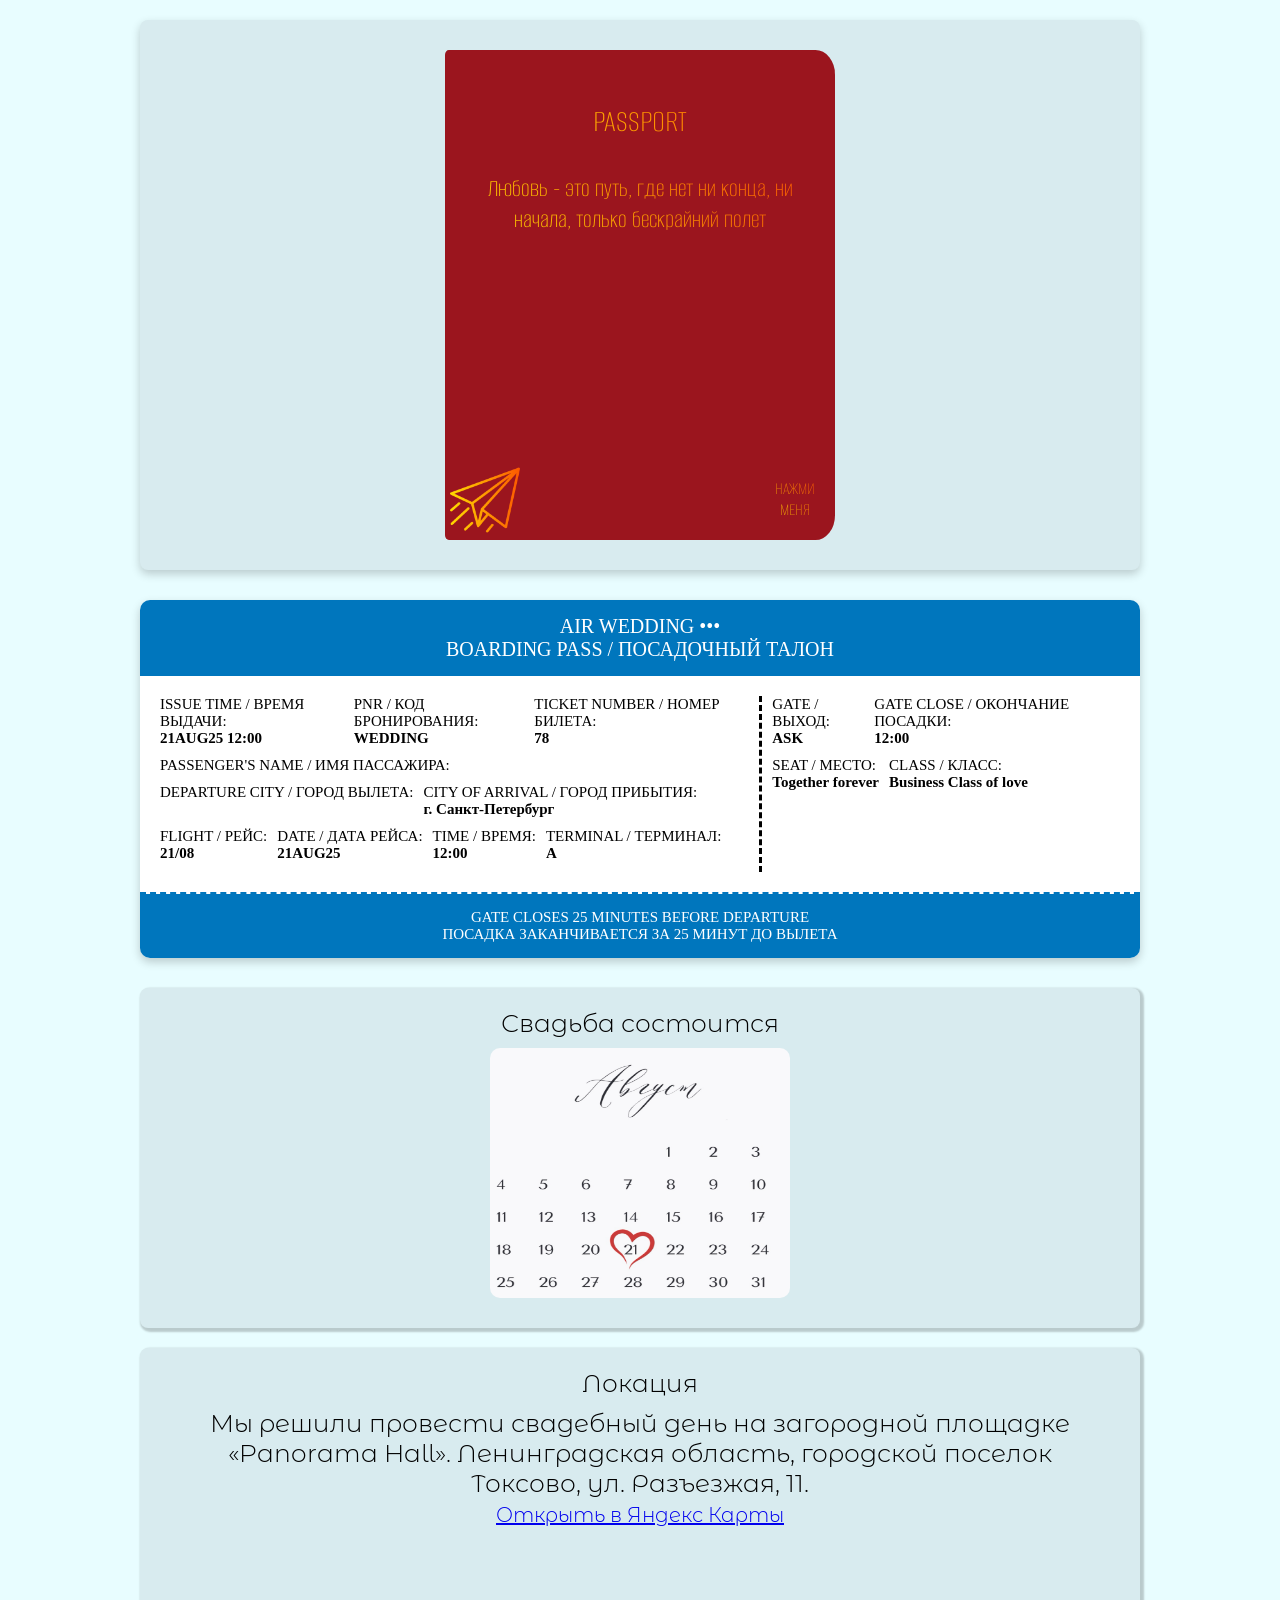
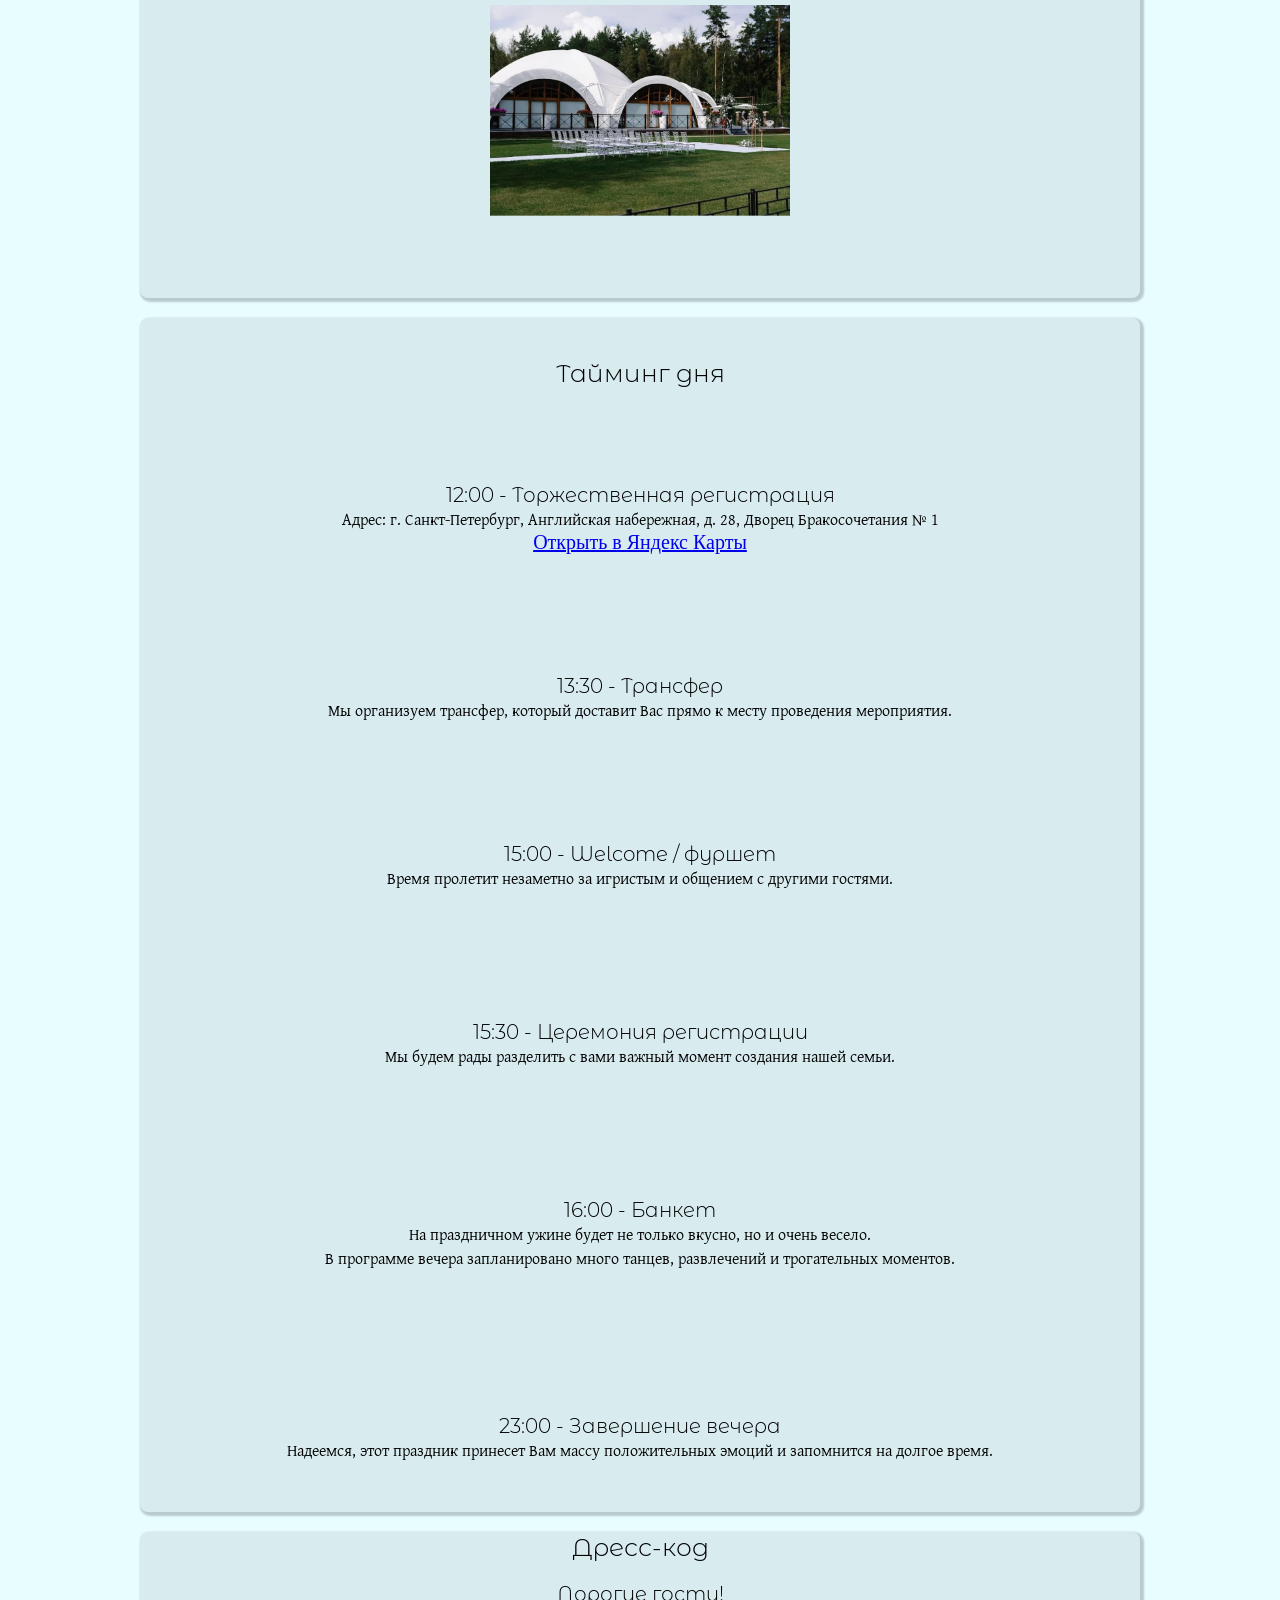
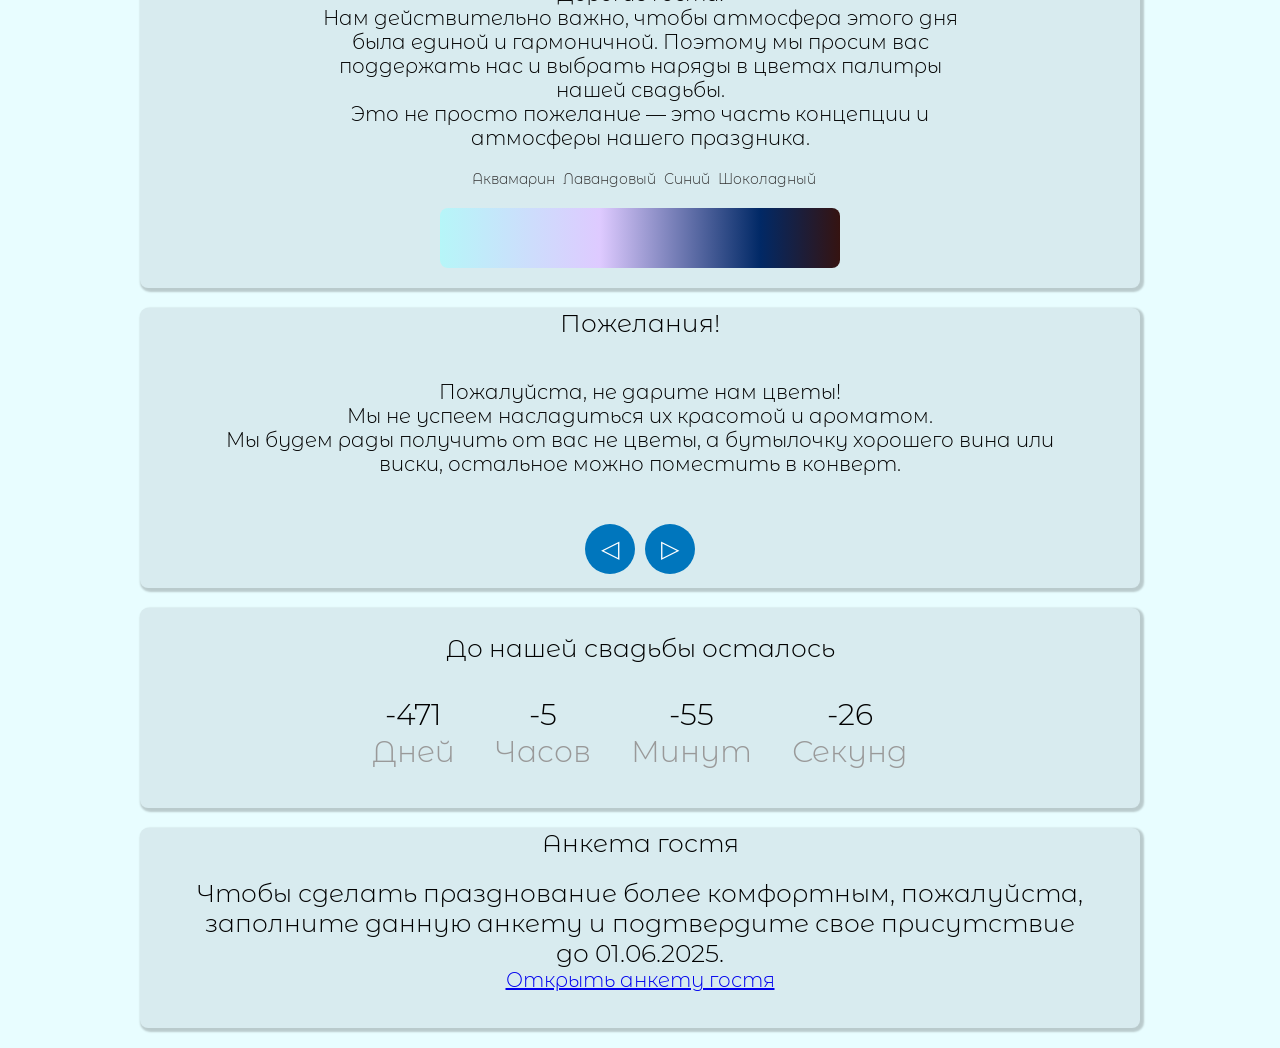
<file: index.html>
<!DOCTYPE html>
<html lang="en">
<head>
    <meta charset="UTF-8">
    <meta name="viewport" content="width=device-width, initial-scale=1.0">
    <link rel="stylesheet" type="text/css" href="css/ticket.css">
    <link rel="stylesheet" type="text/css" href="css/passport.css">
    <title>Авиабилет</title>
</head>
<body>
    <div class="container">
        <div class="block-passport">
                <div class="passport-container">
                    <div class="passport-front">
                        <div class="block-text">
                            <p class="front-title">Passport</p>
                            <p class="text-front">Любовь - это путь, где нет ни конца, ни начала, только бескрайний полет</p>
                            <img class="plane-fly" src="images/icon-paper-plane.png" alt="Золотой самолетик">
                            <div class="click">Нажми<br> меня</div>
                        </div>
                    </div>
                    <div class="passport-inner">
                        <div class="passport-left">
                            <img class="visa-izhevsk" src="images/visa-izhevsk.jpg" alt="Штамп Ижевск">
                            <img class="visa-kazan" src="images/visa-kazan.jpg" alt="Штамп Казань">
                            <img class="visa-moscow" src="images/visa-moscow.jpg" alt="Штамп Москва">
                            <img class="visa-peterburg" src="images/visa-peterburg.jpg" alt="Штамп СПб">
                            <img class="visa-sochi" src="images/visa-sochi.jpg" alt="Штамп Сочи">
                            <img class="visa" src="images/visa.png" alt="Штамп">
                        </div>
                        <div class="passport-right">
                            <div class="passport-title">
                                <div class="first-line">
                                    <div class="type">
                                        <div class="title">Тип/Type</div>
                                        <div class="desc">P</div>
                                    </div>
                                    <div class="code">
                                        <div class="title">Код государства/<br>Code of State</div>
                                        <div class="desc">Love</div>
                                    </div>
                                    <div class="no">
                                        <div class="title">Номер паспорта/<br>Passport No.</div>
                                        <div class="desc">78 21082025</div>
                                    </div>
                                </div>
                            </div>
                            <div class="passport-data">
                                <div class="passport-photo">
                                    <img src="images/bride_groom.png" alt="Фото пары">
                                </div>
                                <div class="passport-body">
                                    <div class="line">
                                        <div class="surname">
                                            <div class="title">Фамилия/Surname</div>
                                            <div class="desc">Паршенков/Parshenkov<br>Зуева/Zueva</div>
                                        </div>
                                    </div>
                                    <div class="line">
                                        <div class="name">
                                            <div class="title">Имя/Name</div>
                                            <div class="desc">Артем & Валерия<br>Artem & Valeriia</div>
                                        </div>
                                    </div>
                                    <div class="line">
                                        <div class="nationality">
                                            <div class="title">Гражданство/Nationality</div>
                                            <div class="desc">Future Newlyweds</div>
                                        </div>
                                    </div>
                                    <div class="line">
                                        <div class="date-birth">
                                            <div class="title">Дата Рождения/Date of birth</div>
                                            <div class="desc">01.04.2023</div>
                                        </div>
                                    </div>
                                    <div class="line">
                                        <div class="place-birth">
                                            <div class="title">Место рождения/Place of birth</div>
                                            <div class="desc">Saint-Petersburg & Izhevsk</div>
                                        </div>
                                    </div>
                                    <div class="line">
                                        <div class="wedding-date">
                                            <div class="title">Дата свадьбы/Wedding date</div>
                                            <div class="desc">21.08.2025</div>
                                        </div>
                                    </div>
                                </div>
                            </div>
                        </div>
                    </div>
                </div>
        </div>
        <div class="block-ticket">
            <div class="ticket-header">
                <div class="logo">AIR WEDDING <span class="dots">•••</span></div>
                <div class="boarding-pass">BOARDING PASS / ПОСАДОЧНЫЙ ТАЛОН</div>
            </div>
            <div class="ticket-body">
                <div class="left-section">
                    <div class="flight-info">
                        <div>ISSUE TIME / ВРЕМЯ ВЫДАЧИ:<br><strong>21AUG25 12:00</strong></div>
                        <div>PNR / КОД БРОНИРОВАНИЯ:<br><strong>WEDDING</strong></div>
                        <div>TICKET NUMBER / НОМЕР БИЛЕТА:<br><strong>78</strong></div>
                    </div>
                    <div class="passenger-info">
                        <div>PASSENGER'S NAME / ИМЯ ПАССАЖИРА:<br><strong><span id="passenger-name"></strong></div>
                    </div>
                    <div class="route-info">
                        <div>DEPARTURE CITY / ГОРОД ВЫЛЕТА:<br><strong><span id="passenger-city"></span></strong></div>
                        <div>CITY OF ARRIVAL / ГОРОД ПРИБЫТИЯ:<br><strong>г. Санкт-Петербург</strong></div>
                    </div>
                    <div class="flight-details">
                        <div>FLIGHT / РЕЙС:<br><strong>21/08</strong></div>
                        <div>DATE / ДАТА РЕЙСА:<br><strong>21AUG25</strong></div>
                        <div>TIME / ВРЕМЯ:<br><strong>12:00</strong></div>
                        <div>TERMINAL / ТЕРМИНАЛ:<br><strong>A</strong></div>
                    </div>
                </div>
                <div class="right-section">
                    <div class="boarding-gate">
                        <div>GATE / ВЫХОД:<br><strong>ASK</strong></div>
                        <div>GATE CLOSE / ОКОНЧАНИЕ ПОСАДКИ:<br><strong>12:00</strong></div>
                    </div>
                    <div class="seat-info">
                        <div>SEAT / МЕСТО:<br><strong>Together forever</strong></div>
                        <div>CLASS / КЛАСС:<br><strong>Business Class of love</strong> </div>
                    </div>
                </div>
            </div>
            <div class="ticket-footer">
                GATE CLOSES 25 MINUTES BEFORE DEPARTURE<br>
                ПОСАДКА ЗАКАНЧИВАЕТСЯ ЗА 25 МИНУТ ДО ВЫЛЕТА
            </div>
        </div>
        <div class="block-calendar">
            <div class="calendar">
                <div class="title-calendar">Свадьба состоится</div>
                <div class="calendar-body"><img src="images/calendar.png" alt="Календарь"></div>
            </div>
        </div>
        <div class="block-location">
            <div class="location">
                <div class="title-location">Локация</div>
                <div class="desc-location">Мы решили провести свадебный день на загородной площадке «Panorama Hall».
                    Ленинградская область, городской поселок Токсово, ул. Разъезжая, 11.
                    <br><a href="https://yandex.ru/maps/-/CHR2v8I3">Открыть в Яндекс Карты</a>
                </div>
                <img src="images/location.png" alt="Площадка">
            </div>
        </div>
        <div class="block-time">
            <div class="info">
                <div class="title-time">Тайминг дня</div>
                <div class="registry-info">
                    <img src="images/ring.png" alt="Кольцо">
                    <div class="time-registry">12:00 - Торжественная регистрация</div>
                    <div class="desc-registry">Адрес: г. Санкт-Петербург, Английская набережная, д. 28, Дворец Бракосочетания № 1 </div>
                    <a href="https://yandex.ru/maps/org/dvorets_brakosochetaniya_1/1311913400?si=29yczydrdzwpymh5b0pmktyyw4">Открыть в Яндекс Карты</a>
                </div>
                <div class="transfer-info">
                    <img src="images/bus.png" alt="Автобус">
                    <div class="time-transfer">13:30 - Трансфер</div>
                    <div class="desc-transfer">Мы организуем трансфер, который доставит Вас прямо к месту проведения мероприятия. </div>
                </div>
                <div class="welcome-info">
                    <img src="images/buffet.png" alt="Коктейль">
                    <div class="time-welcome">15:00 - Welcome / фуршет</div>
                    <div class="desc-welcome">Время пролетит незаметно за игристым и общением с другими гостями.</div>
                </div>
                <div class="ceremony-info">
                    <img src="images/ceremony.png" alt="Жених и невеста">
                    <div class="time-ceremony">15:30 - Церемония регистрации</div>
                    <div class="desc-ceremony">Мы будем рады разделить с вами важный момент создания нашей семьи.</div>
                </div>
                <div class="banquet-info">
                    <img src="images/banquet.png" alt="Кусок торта">
                    <div class="time-banquet">16:00 - Банкет</div>
                    <div class="desc-banquet">На праздничном ужине будет не только вкусно, но и очень весело. <br>
                        В программе вечера запланировано много танцев, развлечений и трогательных моментов. </div>
                </div>
                <div class="end-info">
                    <img src="images/end.png" alt="Хлопушка">
                    <div class="time-end">23:00 - Завершение вечера</div>
                    <div class="desc-end">Надеемся, этот праздник принесет Вам массу положительных эмоций и запомнится на долгое время. </div>
                </div>
            </div>
        </div>
        <div class="block-dresscode">
            <div class="dresscode">
                <div class="title-dresscode">Дресс-код</div>
                <div class="text">
                    Дорогие гости! 
                    <br>Нам действительно важно, чтобы атмосфера этого дня была единой и гармоничной. 
                    Поэтому мы просим вас поддержать нас и выбрать наряды в цветах палитры нашей свадьбы. 
                    <br>Это не просто пожелание — это часть концепции и атмосферы нашего праздника. 
                </div>
                <div class="color-labels">
                    <div>Аквамарин</div>
                    <div>Лавандовый</div>
                    <div>Синий</div>
                    <div>Шоколадный</div>
                </div>
                <div class="color"></div>
            </div>
        </div>
        <div class="block-wishes">
            <div class="title-wishes">Пожелания!</div>
            <div class="wishes">
                <div class="wish">
                    Пожалуйста, не дарите нам цветы! 
                    <br>Мы не успеем насладиться их красотой и ароматом. 
                    <br>Мы будем рады получить от вас не цветы, а бутылочку хорошего вина или виски, остальное можно поместить в конверт.</div>
                <div class="wish">
                    Мы приглашаем вас не только наслаждаться торжеством, но и принимать активное участие в нашем празднике! 
                    <br>Если у вас есть интересная идея для интерактива, не стесняйтесь подойти к ведущему и предложить своё участие.
                </div>
                <div class="wish">
                    Пожалуйста, воздержитесь от выкриков «Горько», чтобы сохранить атмосферу лёгкости и веселья. 
                    <br>Ведь поцелуй — это знак выражения чувств, и он не может быть по заказу. 
                </div>
            </div>
            <div class="buttons">
                <button class="prev-button" aria-label="Посмотреть предыдущий слайд">&#9665;</button>
                <button class="next-button" aria-label="Посмотреть следующий слайд">&#9655;</button>
            </div>
        </div>
        <div class="block-timer">
            <div class="title-timer">До нашей свадьбы осталось</div>
            <div class="timer">
                <div class="countdown">
                    <div class="countdown-item">
                    <span id="days">00</span>
                    <span class="label">Дней</span>
                    </div>
                    <div class="countdown-item">
                    <span id="hours">00</span>
                    <span class="label">Часов</span>
                    </div>
                    <div class="countdown-item">
                    <span id="minutes">00</span>
                    <span class="label">Минут</span>
                    </div>
                    <div class="countdown-item">
                    <span id="seconds">00</span>
                    <span class="label">Секунд</span>
                    </div>
                </div>
            </div>
        </div>
        <div class="block-questionnaire">
            <div class="title-question">Анкета гостя</div>
            <div class="question">
                <div class="desc-question">Чтобы сделать празднование более комфортным, пожалуйста, заполните данную анкету и подтвердите свое присутствие до 01.06.2025.
                    <br><a href="https://docs.google.com/forms/d/e/1FAIpQLSfUJ_NHU7Kh4Xn4uczbAiz2_MqmybEQekQaFo2o3MCMNOJwQQ/viewform?usp=dialog">Открыть анкету гостя</a>
                </div>
                
            </div>
        </div>
    </div>
    <script src="js/ticket.js"></script>
</body>
</html>
</file>
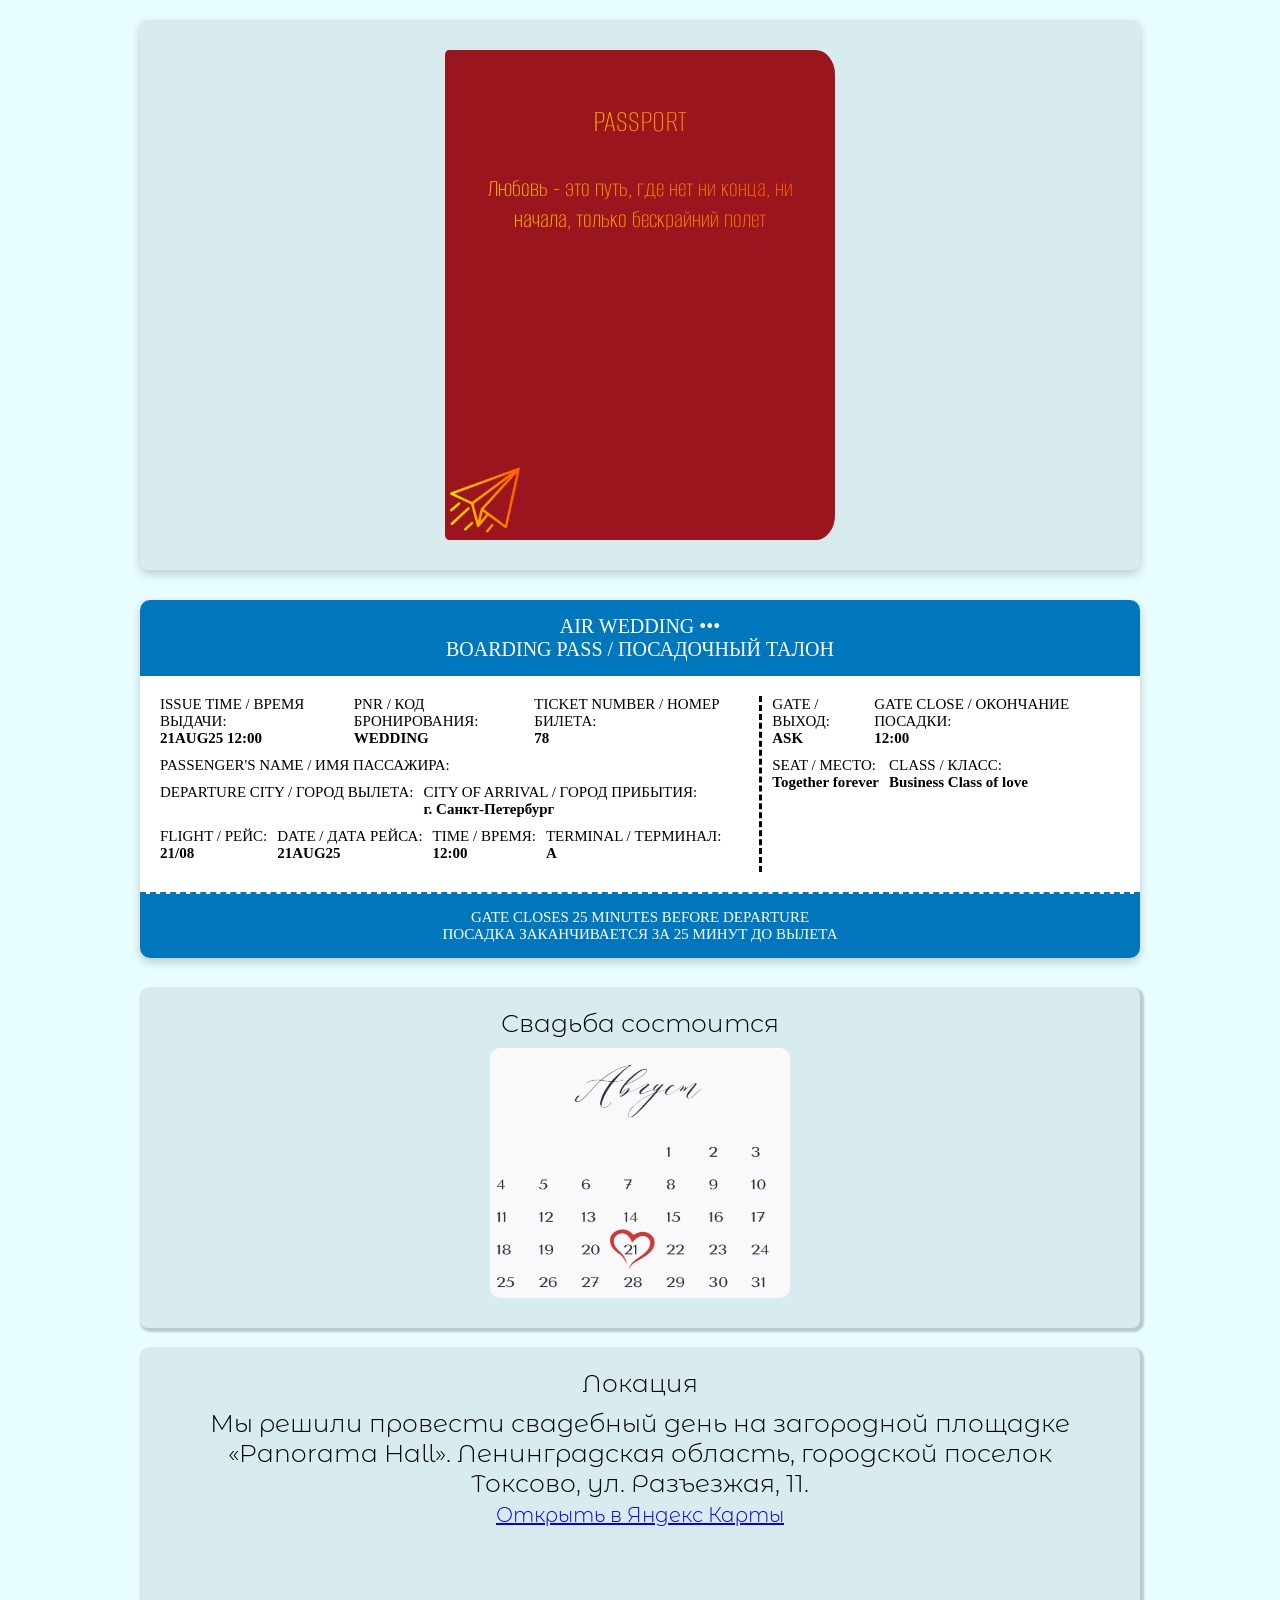
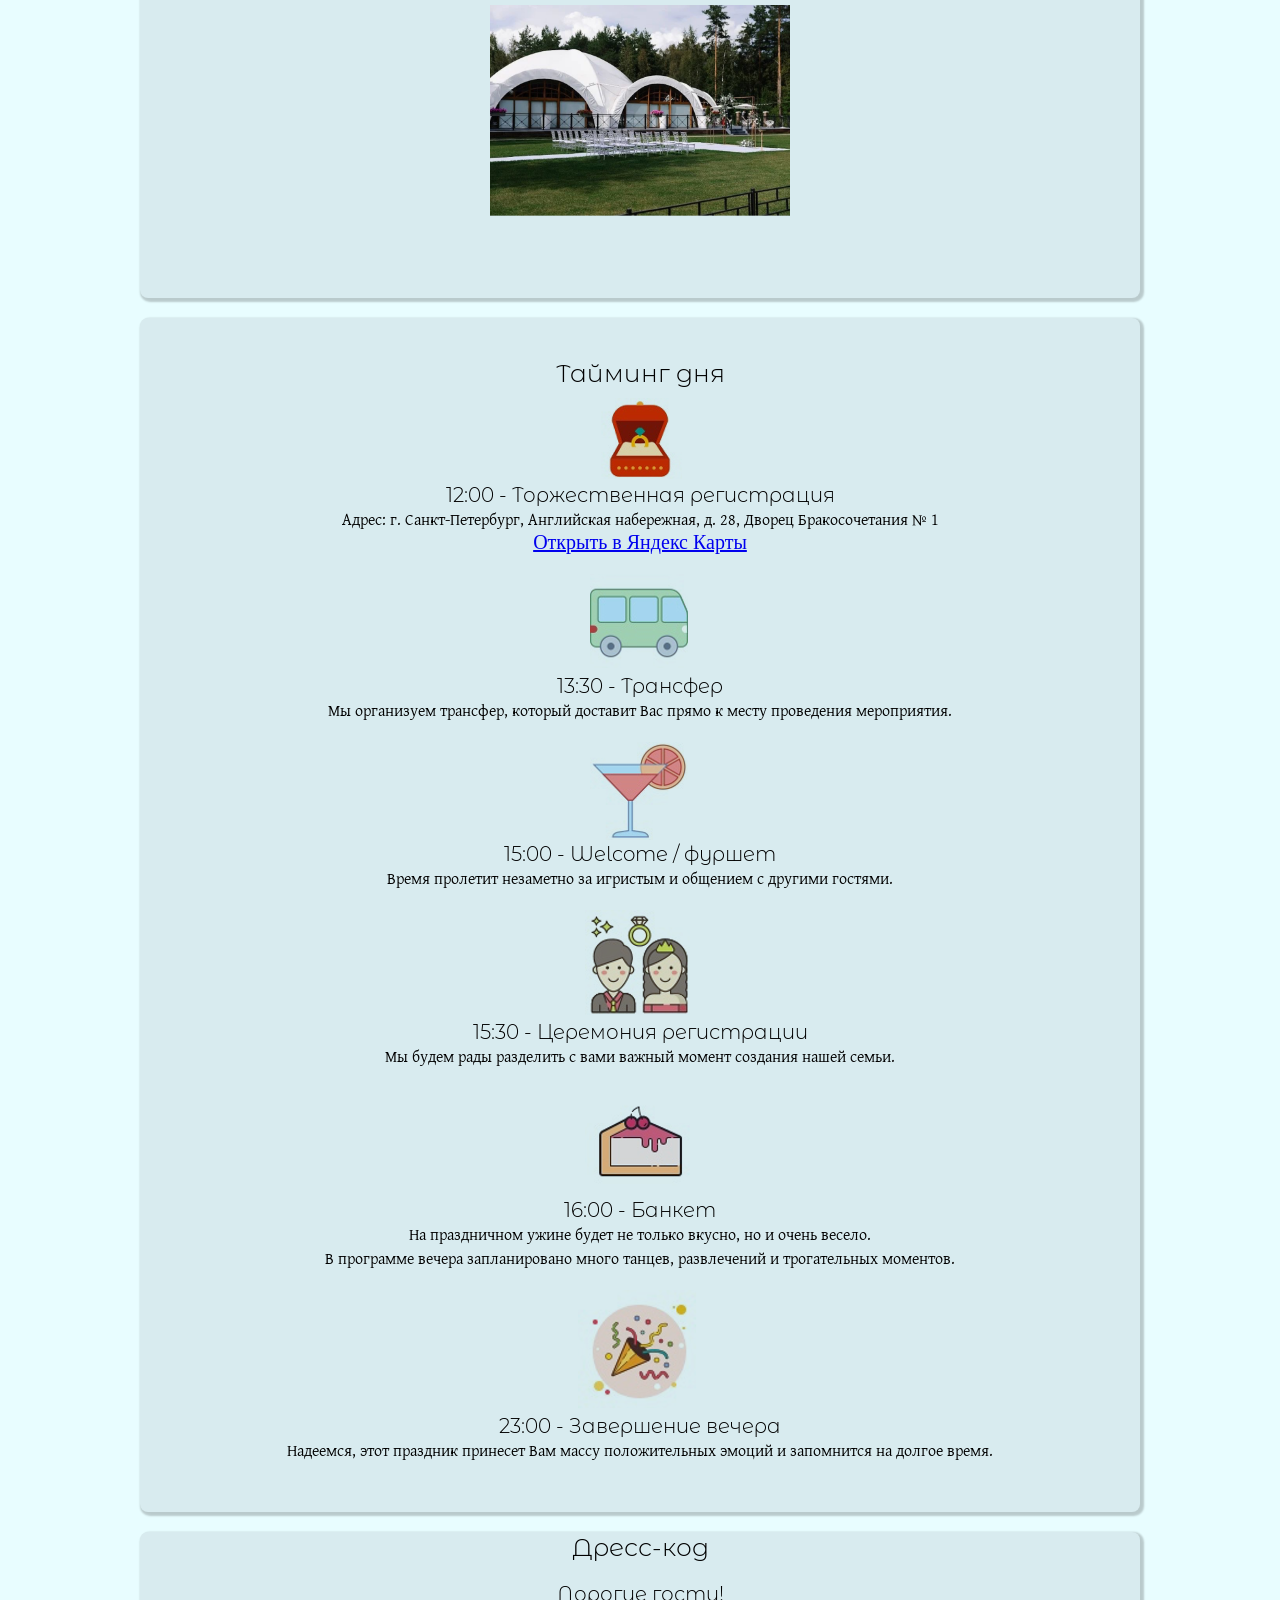
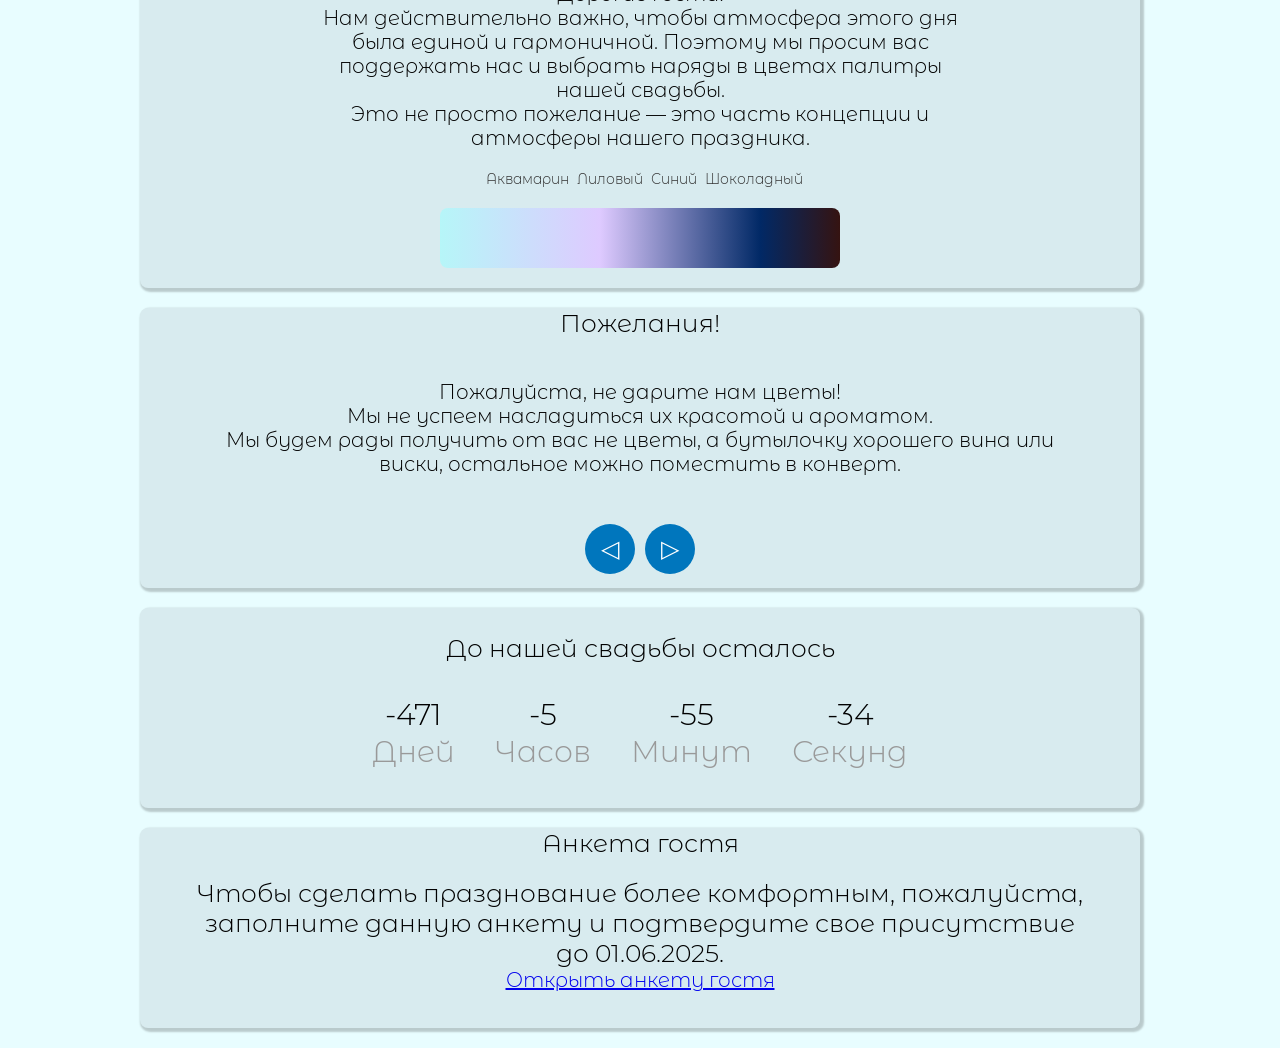
<file: html/index.html>
<!DOCTYPE html>
<html lang="en">
<head>
    <meta charset="UTF-8">
    <meta name="viewport" content="width=device-width, initial-scale=1.0">
    <link rel="stylesheet" type="text/css" href="/css/ticket.css">
    <link rel="stylesheet" type="text/css" href="/css/passport.css">
    <title>Авиабилет</title>
</head>
<body>
    <div class="container">
        <div class="block-passport">
                <div class="passport-container">
                    <div class="passport-front">
                        <div class="block-text">
                            <p class="front-title">Passport</p>
                            <p class="text-front">Любовь - это путь, где нет ни конца, ни начала, только бескрайний полет</p>
                            <img class="plane-fly" src="/images/icon-paper-plane.png" alt="Золотой самолетик">
                        </div>
                    </div>
                    <div class="passport-inner">
                        <div class="passport-left">
                            <img class="visa-izhevsk" src="/images/visa-izhevsk.jpg" alt="Штамп Ижевск">
                            <img class="visa-kazan" src="/images/visa-kazan.jpg" alt="Штамп Казань">
                            <img class="visa-moscow" src="/images/visa-moscow.jpg" alt="Штамп Москва">
                            <img class="visa-peterburg" src="/images/visa-peterburg.jpg" alt="Штамп СПб">
                            <img class="visa-sochi" src="/images/visa-sochi.jpg" alt="Штамп Сочи">
                            <img class="visa" src="/images/visa.png" alt="Штамп">
                            <img class="visa-irkutsk" src="/images/visa-irkutsk.jpg" alt="Штамп Иркутск">
                            <img class="visa-baku" src="/images/visa-baku.jpg" alt="Штамп Баку">
                        </div>
                        <div class="passport-right">
                            <div class="passport-title">
                                <div class="first-line">
                                    <div class="type">
                                        <div class="title">Тип/Type</div>
                                        <div class="desc">P</div>
                                    </div>
                                    <div class="code">
                                        <div class="title">Код государства/<br>Code of State</div>
                                        <div class="desc">Love</div>
                                    </div>
                                    <div class="no">
                                        <div class="title">Номер паспорта/<br>Passport No.</div>
                                        <div class="desc">78 21082025</div>
                                    </div>
                                </div>
                            </div>
                            <div class="passport-data">
                                <div class="passport-photo">
                                    <img src="/images/bride_groom.png" alt="Фото пары">
                                </div>
                                <div class="passport-body">
                                    <div class="line">
                                        <div class="surname">
                                            <div class="title">Фамилия/Surname</div>
                                            <div class="desc">Паршенков/Parshenkov<br>Зуева/Zueva</div>
                                        </div>
                                    </div>
                                    <div class="line">
                                        <div class="name">
                                            <div class="title">Имя/Name</div>
                                            <div class="desc">Артем & Валерия<br>Artem & Valeriia</div>
                                        </div>
                                    </div>
                                    <div class="line">
                                        <div class="nationality">
                                            <div class="title">Гражданство/Nationality</div>
                                            <div class="desc">Future Newlyweds</div>
                                        </div>
                                    </div>
                                    <div class="line">
                                        <div class="date-birth">
                                            <div class="title">Дата Рождения/Date of birth</div>
                                            <div class="desc">01.04.2023</div>
                                        </div>
                                    </div>
                                    <div class="line">
                                        <div class="place-birth">
                                            <div class="title">Место рождения/Place of birth</div>
                                            <div class="desc">Saint-Petersburg & Izhevsk</div>
                                        </div>
                                    </div>
                                    <div class="line">
                                        <div class="wedding-date">
                                            <div class="title">Дата свадьбы/Wedding date</div>
                                            <div class="desc">21.08.2025</div>
                                        </div>
                                    </div>
                                </div>
                            </div>
                        </div>
                    </div>
                </div>
        </div>
        <div class="block-ticket">
            <div class="ticket-header">
                <div class="logo">AIR WEDDING <span class="dots">•••</span></div>
                <div class="boarding-pass">BOARDING PASS / ПОСАДОЧНЫЙ ТАЛОН</div>
            </div>
            <div class="ticket-body">
                <div class="left-section">
                    <div class="flight-info">
                        <div>ISSUE TIME / ВРЕМЯ ВЫДАЧИ:<br><strong>21AUG25 12:00</strong></div>
                        <div>PNR / КОД БРОНИРОВАНИЯ:<br><strong>WEDDING</strong></div>
                        <div>TICKET NUMBER / НОМЕР БИЛЕТА:<br><strong>78</strong></div>
                    </div>
                    <div class="passenger-info">
                        <div>PASSENGER'S NAME / ИМЯ ПАССАЖИРА:<br><strong><span id="passenger-name"></strong></div>
                    </div>
                    <div class="route-info">
                        <div>DEPARTURE CITY / ГОРОД ВЫЛЕТА:<br><strong><span id="passenger-city"></span></strong></div>
                        <div>CITY OF ARRIVAL / ГОРОД ПРИБЫТИЯ:<br><strong>г. Санкт-Петербург</strong></div>
                    </div>
                    <div class="flight-details">
                        <div>FLIGHT / РЕЙС:<br><strong>21/08</strong></div>
                        <div>DATE / ДАТА РЕЙСА:<br><strong>21AUG25</strong></div>
                        <div>TIME / ВРЕМЯ:<br><strong>12:00</strong></div>
                        <div>TERMINAL / ТЕРМИНАЛ:<br><strong>A</strong></div>
                    </div>
                </div>
                <div class="right-section">
                    <div class="boarding-gate">
                        <div>GATE / ВЫХОД:<br><strong>ASK</strong></div>
                        <div>GATE CLOSE / ОКОНЧАНИЕ ПОСАДКИ:<br><strong>12:00</strong></div>
                    </div>
                    <div class="seat-info">
                        <div>SEAT / МЕСТО:<br><strong>Together forever</strong></div>
                        <div>CLASS / КЛАСС:<br><strong>Business Class of love</strong> </div>
                    </div>
                </div>
            </div>
            <div class="ticket-footer">
                GATE CLOSES 25 MINUTES BEFORE DEPARTURE<br>
                ПОСАДКА ЗАКАНЧИВАЕТСЯ ЗА 25 МИНУТ ДО ВЫЛЕТА
            </div>
        </div>
        <div class="block-calendar">
            <div class="calendar">
                <div class="title-calendar">Свадьба состоится</div>
                <div class="calendar-body"><img src="/images/calendar.png" alt="Календарь"></div>
            </div>
        </div>
        <div class="block-location">
            <div class="location">
                <div class="title-location">Локация</div>
                <div class="desc-location">Мы решили провести свадебный день на загородной площадке «Panorama Hall».
                    Ленинградская область, городской поселок Токсово, ул. Разъезжая, 11.
                    <br><a href="https://yandex.ru/maps/-/CHR2v8I3">Открыть в Яндекс Карты</a>
                </div>
                <img src="/images/location.png" alt="Площадка">
            </div>
        </div>
        <div class="block-time">
            <div class="info">
                <div class="title-time">Тайминг дня</div>
                <div class="registry-info">
                    <img src="/images/ring.png" alt="Кольцо">
                    <div class="time-registry">12:00 - Торжественная регистрация</div>
                    <div class="desc-registry">Адрес: г. Санкт-Петербург, Английская набережная, д. 28, Дворец Бракосочетания № 1 </div>
                    <a href="https://yandex.ru/maps/org/dvorets_brakosochetaniya_1/1311913400?si=29yczydrdzwpymh5b0pmktyyw4">Открыть в Яндекс Карты</a>
                </div>
                <div class="transfer-info">
                    <img src="/images/bus.png" alt="Автобус">
                    <div class="time-transfer">13:30 - Трансфер</div>
                    <div class="desc-transfer">Мы организуем трансфер, который доставит Вас прямо к месту проведения мероприятия. </div>
                </div>
                <div class="welcome-info">
                    <img src="/images/buffet.png" alt="Коктейль">
                    <div class="time-welcome">15:00 - Welcome / фуршет</div>
                    <div class="desc-welcome">Время пролетит незаметно за игристым и общением с другими гостями.</div>
                </div>
                <div class="ceremony-info">
                    <img src="/images/ceremony.png" alt="Жених и невеста">
                    <div class="time-ceremony">15:30 - Церемония регистрации</div>
                    <div class="desc-ceremony">Мы будем рады разделить с вами важный момент создания нашей семьи.</div>
                </div>
                <div class="banquet-info">
                    <img src="/images/banquet.png" alt="Кусок торта">
                    <div class="time-banquet">16:00 - Банкет</div>
                    <div class="desc-banquet">На праздничном ужине будет не только вкусно, но и очень весело. <br>
                        В программе вечера запланировано много танцев, развлечений и трогательных моментов. </div>
                </div>
                <div class="end-info">
                    <img src="/images/end.png" alt="Хлопушка">
                    <div class="time-end">23:00 - Завершение вечера</div>
                    <div class="desc-end">Надеемся, этот праздник принесет Вам массу положительных эмоций и запомнится на долгое время. </div>
                </div>
            </div>
        </div>
        <div class="block-dresscode">
            <div class="dresscode">
                <div class="title-dresscode">Дресс-код</div>
                <div class="text">
                    Дорогие гости! 
                    <br>Нам действительно важно, чтобы атмосфера этого дня была единой и гармоничной. 
                    Поэтому мы просим вас поддержать нас и выбрать наряды в цветах палитры нашей свадьбы. 
                    <br>Это не просто пожелание — это часть концепции и атмосферы нашего праздника. 
                </div>
                <div class="color-labels">
                    <div>Аквамарин</div>
                    <div>Лиловый</div>
                    <div>Синий</div>
                    <div>Шоколадный</div>
                </div>
                <div class="color"></div>
            </div>
        </div>
        <div class="block-wishes">
            <div class="title-wishes">Пожелания!</div>
            <div class="wishes">
                <div class="wish">
                    Пожалуйста, не дарите нам цветы! 
                    <br>Мы не успеем насладиться их красотой и ароматом. 
                    <br>Мы будем рады получить от вас не цветы, а бутылочку хорошего вина или виски, остальное можно поместить в конверт.</div>
                <div class="wish">
                    Мы приглашаем вас не только наслаждаться торжеством, но и принимать активное участие в нашем празднике! 
                    <br>Если у вас есть интересная идея для интерактива, не стесняйтесь подойти к ведущему и предложить своё участие. 
                    <br>Тосты, конечно, приветствуются, но мы будем признательны, если их будет немного.
                </div>
                <div class="wish">
                    Пожалуйста, воздержитесь от выкриков «Горько», чтобы сохранить атмосферу лёгкости и веселья. 
                    <br>Ведь поцелуй — это знак выражения чувств, и он не может быть по заказу. 
                </div>
            </div>
            <div class="buttons">
                <button class="prev-button" aria-label="Посмотреть предыдущий слайд">&#9665;</button>
                <button class="next-button" aria-label="Посмотреть следующий слайд">&#9655;</button>
            </div>
        </div>
        <div class="block-timer">
            <div class="title-timer">До нашей свадьбы осталось</div>
            <div class="timer">
                <div class="countdown">
                    <div class="countdown-item">
                    <span id="days">00</span>
                    <span class="label">Дней</span>
                    </div>
                    <div class="countdown-item">
                    <span id="hours">00</span>
                    <span class="label">Часов</span>
                    </div>
                    <div class="countdown-item">
                    <span id="minutes">00</span>
                    <span class="label">Минут</span>
                    </div>
                    <div class="countdown-item">
                    <span id="seconds">00</span>
                    <span class="label">Секунд</span>
                    </div>
                </div>
            </div>
        </div>
        <div class="block-questionnaire">
            <div class="title-question">Анкета гостя</div>
            <div class="question">
                <div class="desc-question">Чтобы сделать празднование более комфортным, пожалуйста, заполните данную анкету и подтвердите свое присутствие до 01.06.2025.
                    <br><a href="https://docs.google.com/forms/d/e/1FAIpQLSfUJ_NHU7Kh4Xn4uczbAiz2_MqmybEQekQaFo2o3MCMNOJwQQ/viewform?usp=dialog">Открыть анкету гостя</a>
                </div>
                
            </div>
        </div>
    </div>
    <script src="/js/ticket.js"></script>
</body>
</html>
</file>
<file: css/ticket.css>
@import url('https://fonts.googleapis.com/css2?family=Gentium+Plus&family=Montserrat+Alternates:wght@300&display=swap');

html, body {
    margin: 0;
    padding: 0;
    overflow-y: auto;
}
body {
    background: #e8fdff;
    display: flex;
    justify-content: center;
    align-items: center;
    min-height: 100vh;
    overflow: hidden;
}
.container {
    display: flex;
    flex-direction: column;
    overflow-x: auto;
    margin-top: 20px;
    overflow: visible;
    gap: 20px;
    width: 1000px;
}


.block-ticket {
    background: white;
    border-radius: 10px;
    overflow: hidden;
    box-shadow: 0px 4px 10px rgba(0, 0, 0, 0.2);
    width: 100%;
    min-width: 320px;
    margin: 10px auto;
}

.ticket-header {
    background: #0076bd;
    color: white;
    padding: 15px;
    text-align: center;
    font-size: 20px;
    text-transform: uppercase;
}

.ticket-body {
    padding: 20px;
    display: flex;
    justify-content: space-between;
    border-bottom: 2px dashed #0076bd;
}

.flight-info, .passenger-info, .route-info, .flight-details, .boarding-gate, .seat-info, .button-survey {
    display: flex;
    flex-direction: row;
}

.flight-info div, .passenger-info div, .route-info div, .flight-details div, .boarding-gate div, .seat-info div, .button-survey div {
    margin-bottom: 10px;
    font-size: 15px;
    margin-right: 10px;
}

.ticket-footer {
    padding: 15px;
    text-align: center;
    font-size: 15px;
    background: #0076bd;
    color: white;
}

.right-section {
    position: relative;
    border-left-style: dashed;
    padding-left: 10px;
}





.block-calendar {
    display: flex;
    box-shadow: 2px 2px 2px 2px rgba(0, 0, 0, 0.2);
    background: #d8ebef;
    border-radius: 8px;
    width: 100%;
}
.calendar {
    width: 300px;
    height: 300px;
    justify-content: center;
    text-align: center;
    margin: 20px auto;
}
.title-calendar {
    font-family: "Montserrat Alternates", sans-serif;
    font-weight: 300;
    font-style: normal;
    font-size: 25px;
    padding-bottom: 10px;
}
.calendar-body img {
    border-radius: 10px;
    width: 300px;
    height: 250px;
}


.block-location {
    display: flex;
    box-shadow: 2px 2px 2px 2px rgba(0, 0, 0, 0.2);
    background: #d8ebef;
    border-radius: 8px;
    width: 100%;
    flex-direction: column;
    height: 550px;
}
.location {
    width: 90%;
    height: 300px;
    justify-content: center;
    text-align: center;
    margin: 20px auto;
    display: flex;
    flex-direction: column;
    height: 100%;
}
.title-location {
    font-family: "Montserrat Alternates", sans-serif;
    font-weight: 300;
    font-style: normal;
    font-size: 25px;
    padding-bottom: 10px;
    flex-shrink: 0;
}
.desc-location {
    font-family: "Montserrat Alternates", sans-serif;
    font-weight: 300;
    font-style: normal;
    font-size: 25px;
    margin-bottom: 15px;
    flex-shrink: 0;
}
.location img {
    margin: 0 auto;
    width: 300px;
    flex-grow: 1; /* занимает всё оставшееся пространство */
    object-fit: contain; /* или cover, если нужно обрезать */
}
.desc-location a {
    font-size: 20px;
}



.block-time {
    width: 100%;
    margin: 0 auto;
    box-shadow: 2px 2px 2px 2px rgba(0, 0, 0, 0.2);
    background: #d8ebef;
    border-radius: 8px;
    display: flex;
    justify-content: center;
    align-items: center;
}

.info {
    width: 90%;
    border-radius: 10px;
    padding: 20px;
    text-align: center;
    position: relative;
    margin: 20px;
    gap: 10px;
}

.title-time {
    font-family: "Montserrat Alternates", sans-serif;
    font-weight: 300;
    font-style: normal;
    font-size: 25px;
}

.registry-info, .transfer-info, .welcome-info, 
.ceremony-info, .banquet-info, .end-info {
    display: flex;
    align-items: center;
    position: relative;
    padding: 10px 0;
    flex-direction: column;
    font-family: "Marck Script", cursive;
    font-weight: 400;
    font-style: normal;
    font-size: 25px;
}
.registry-info a {
    font-size: 20px;
}

.time-registry, .time-transfer, .time-welcome, 
.time-ceremony, .time-banquet, .time-end {
    font-family: "Montserrat Alternates", sans-serif;
    font-weight: 300;
    font-style: normal;
    color: black;
    display: flex;
    justify-content: center;
    align-items: center;
    font-size: 20px;
}


.desc-registry, .desc-transfer, .desc-welcome, 
.desc-ceremony, .desc-banquet, .desc-end {
    font-family: "Gentium Plus", serif;
    font-weight: 400;
    font-style: normal;
    font-size: 16px;
}
.info img {
    mix-blend-mode: multiply;
}





.block-dresscode {
    width: 100%;
    display: flex;
    justify-content: center;
    align-items: center;
    flex-direction: column;
    box-shadow: 2px 2px 2px 2px rgba(0, 0, 0, 0.2);
    background: #d8ebef;
    border-radius: 8px;
    /* border-radius: 2% / 5%; */
    margin: 0 auto;
}
.dresscode {
    display: flex;
    flex-direction: column;
    width: 80%;
    text-align: center;
}
.title-dresscode {
    font-family: "Montserrat Alternates", sans-serif;
    font-weight: 300;
    font-style: normal;
    font-size: 25px;
}

.text {
    justify-content: center;
    text-align: center;
    width: 80%;
    margin: 20px auto;
    font-size: 20px;
    font-family: "Montserrat Alternates", sans-serif;
    font-weight: 300;
    font-style: normal;
}
.color-labels {
    display: flex;
    justify-content: space-between;
    min-width: 320px;
    margin: 0 auto;
    font-size: 14px;
    font-family: "Montserrat Alternates", sans-serif;
    font-weight: 300;
    color: #333;
}

.color-labels > div {
    text-align: center;
    margin-left: 8px;
}
.color {
    position: relative;
    width: 100%;
    max-width: 400px;
    height: 60px;
    margin: 20px auto;
    border-radius: 8px;
    overflow: hidden;

    background: linear-gradient(
        to right,
        rgb(182, 246, 248) 0%,
        rgb(222, 202, 255) 40%,
        rgb(1, 41, 102) 80%,
        rgb(53, 19, 17) 100%
    );
}

.color::before {
    content: "";
    position: absolute;
    top: 0;
    left: -50%;
    width: 50%;
    height: 100%;

    background: linear-gradient(
        120deg,
        rgba(255, 255, 255, 0) 0%,
        rgba(255, 255, 255, 0.5) 50%,
        rgba(255, 255, 255, 0) 100%
    );

    animation: shine 3s ease-in-out infinite;
}

@keyframes shine {
    0% {
        left: -50%;
    }
    100% {
        left: 100%;
    }
}


.block-wishes {
    box-shadow: 2px 2px 2px 2px rgba(0, 0, 0, 0.2);
    background: #d8ebef;
    border-radius: 8px;
    width: 100%;
    overflow: hidden;
    height: 280px;
    position: relative;
    display: flex;
    flex-direction: column;
    gap: 10px;
    text-align: center;
}
.title-wishes {
    font-family: "Montserrat Alternates", sans-serif;
    font-weight: 300;
    font-style: normal;
    font-size: 25px;
}
.wishes {
    display: flex;
    overflow: hidden;
    width: 90%;
    height: 160px;
    margin: 0 auto;
    border-radius: 8px;
    align-items: center;
    justify-content: center;
}
  
.wish {
    text-align: center;
    /* padding: 10px; */
    border-radius: 8px;
    margin: 10px;
    font-family: "Montserrat Alternates", sans-serif;
    font-weight: 300;
    font-style: normal;
    font-size: 20px;
}

.buttons {
    position: absolute;
    bottom: 5%;
    padding-top: 15px;
    left: 50%; 
    transform: translateX(-50%); 
    display: flex;
    gap: 10px;  
}
.buttons button {
    width: 50px;
    height: 50px;
    background-color: #0076bd;
    border: none;
    border-radius: 50%;
    font-size: 24px;
    color: white;
    cursor: pointer;
    display: flex;
    align-items: center;
    justify-content: center;
    transition: background 0.3s;
}


.block-timer {
    gap: 20px;
    width: 100%;
    display: flex;
    justify-content: center;
    align-items: center;
    flex-direction: column;
    box-shadow: 2px 2px 2px 2px rgba(0, 0, 0, 0.2);
    background: #d8ebef;
    border-radius: 8px;
    margin: 0 auto;
    height: 200px;
}
.title-timer {
    text-align: center;
    font-family: "Montserrat Alternates", sans-serif;
    font-weight: 300;
    font-style: normal;
    font-size: 25px;
}

.timer {
    display: flex;
    flex-direction: column;
    width: 90%;
    margin: 0 auto;
    padding: 15px;
    height: 70px;
    align-items: center;
    justify-content: center;
}

.countdown {
    display: flex;
    justify-content: center;
    font-family: "Montserrat Alternates", sans-serif;
    font-weight: 300;
    font-style: normal;
    font-size: 25px;
}
   
.countdown-item {
    margin: 0 20px;
    text-align: center;
}
   
.countdown-item span {
    display: block;
    font-size: 30px;
}
   
.label {
    font-size: 30px;
    color: #999;
}



.block-questionnaire {
    gap: 20px;
    width: 100%;
    display: flex;
    
    align-items: center;
    flex-direction: column;
    box-shadow: 2px 2px 2px 2px rgba(0, 0, 0, 0.2);
    background: #d8ebef;
    border-radius: 8px;
    margin: 0 auto;
    height: 200px;
    margin-bottom: 20px;
}

.question {
    display: flex;
    flex-direction: column;
    width: 90%;
    text-align: center;
    margin: 0 auto;
    /* padding: 15px; */
    height: 70px;
    align-items: center;
}

.title-question {
    font-family: "Montserrat Alternates", sans-serif;
    font-weight: 300;
    font-style: normal;
    font-size: 25px;
}

.desc-question {
    display: flex;
    flex-direction: column;
    justify-content: center;
    font-family: "Montserrat Alternates", sans-serif;
    font-weight: 300;
    font-style: normal;
    font-size: 25px;
}
.desc-question a {
    font-size: 20px;
}

@media (max-width: 768px) and (orientation: portrait) {

    .container {
        width: 99dvw;
        padding-top: 70px; 
    }
    .ticket-body {
        flex-direction: column;
    }
    .left-section, .right-section {
        width: 100%;
    }
    .right-section {
        padding-top: 10px;
        border-left: none;
        border-top: 2px dashed #0076bd;
    }
    .flight-info div, .passenger-info div, .route-info div, .flight-details div, .boarding-gate div, .seat-info div {
        margin-bottom: 20px;
    }
    .ticket-footer {
        text-align: center;
        font-size: 10px;
    }

    .calendar-body img {
        width: 100%;
        height: 250px;
    }

    .location {
        width: 95dvw;
    }
    .desc-location {
        font-size: 20px;
    }

    .info {
        width: 95dvw;
    }


    .dresscode {
        width: 95dvw;
    }
    .title-dresscode {
        
        font-size: 30px;
        
    }
    .text {

        font-size: 20px;
    }
    .color {
        height: 80px;
        max-width: 80vw;
    }
    .color-labels {
        max-width: 90dvw;
    }

    .block-wishes {
        min-height: 500px;
    }
    .title-wishes {
        margin-top: 20px;
        
    }
    .wishes {
        max-width: 100dvw;
        min-height: 400px;
    }
    .wish {
        font-size: 20px;
    }

    .countdown-item {
        margin: 0 5px;
        text-align: center;
    }
   
    .countdown-item span {
        display: block;
        font-size: 20px;
    }

    .block-questionnaire {
        height: 350px;
    }
    .question {
        display: flex;
        flex-direction: column;
        width: 95dvw;
    }

}
@media (max-width: 1024px) and (orientation: landscape) {
    body {
        justify-content: flex-start;
        align-items: flex-start;
    }
    .ticket-header, .ticket-footer {
        padding: 2px;
    }
    .container {
        width: 99dvw;
        padding-top: 20px; 
    }
    .ticket {
        max-height: 95vh;
    }
    .block-wishes {
        min-height: 350px;
    }
    .wishes {
        min-height: 200px;
    }
    .wish {
        font-size: 20px;
    }
    .dresscode {
        width: 100dvw;
    }
    .color {
        height: 80px;
        max-width: 60dvw;
    }
    .color-labels {
        min-width: 60dvw;
    }
    .title-dresscode {
        font-size: 35px;
    }
    .text {
        font-size: 15px;
    }
}
</file>
<file: css/passport.css>
@import url('https://fonts.googleapis.com/css2?family=Alumni+Sans:wght@200&display=swap');



.block-passport {
    display: flex;
    background: #d8ebef;
    border-radius: 8px;
    /* overflow: hidden; */
    box-shadow: 0px 4px 10px rgba(0, 0, 0, 0.2);
    width: 100%;
    position: relative;
    justify-content: center;
    align-items: center;
}
.plane-fly {
    position: absolute;
    bottom: 0;
    left: 0;
    width: 80px;
    height: 80px;
    opacity: 1; 
    animation: fly-diagonal 5s ease-in-out infinite;
}

/* разные задержки, чтобы они вылетали по очереди */
.plane-fly:nth-child(1) {
    animation-delay: 0s;
}
.plane-fly:nth-child(2) {
    animation-delay: 2s;
}
.plane-fly:nth-child(3) {
    animation-delay: 4s;
}

@keyframes fly-diagonal {
    0% {
        transform: translate(0, 0) rotate(0deg);
        opacity: 1;  /* Начинаем с полной видимости */
    }
    10% {
        opacity: 1;  /* Самолет уже видим */
    }
    100% {
        transform: translate(800px, -600px) rotate(45deg);
        opacity: 0;  /* Самолет исчезает в конце полета */
    }
}
.passport-container {
    display: flex;
    width: 800px;
    height: 550px;
    justify-content: center;
    text-align: center;
    position: relative;
    align-items: center;
}


.passport-front {
    margin: 25px auto;
    width: 350px;
    height: 450px;
    transform: rotateY(0deg);
    background-color: rgb(155, 21, 30);
    border-radius: 1% 5% 5% 1%;
    padding: 20px;
    justify-content: center;
    text-align: center;
}
.click {
    position: absolute;
    bottom: 20px;
    right: 20px;
    animation: blink 3s infinite;
    font-family: "Alumni Sans", sans-serif;
    font-optical-sizing: auto;
    font-weight: 100;
    font-style: normal;
    text-transform: uppercase;
    font-size: large;
    background: linear-gradient(45deg, #ffdb00, #feb000 33%, #fe8000 66%, #fd5a00);
    -webkit-background-clip: text;
    background-clip: text;
    -webkit-text-fill-color: transparent;
    color: #feb000;
}
@keyframes blink {
    from { opacity: 1; /* Непрозрачный текст */ }
    to { opacity: 0; /* Прозрачный текст */ }
   }

.front-title {
    font-family: "Alumni Sans", sans-serif;
    font-optical-sizing: auto;
    font-weight: 200;
    font-style: normal;
    text-transform: uppercase;
    font-size: xx-large;
    text-align: center;
    background: linear-gradient(45deg, #ffdb00, #feb000 33%, #fe8000 66%, #fd5a00);
    -webkit-background-clip: text;
    background-clip: text;
    -webkit-text-fill-color: transparent;
    color: #feb000;
}
.text-front {
    font-family: "Alumni Sans", sans-serif;
    font-optical-sizing: auto;
    font-weight: 200;
    font-style: normal;
    font-size: 25px;
    text-align: center;
    background: linear-gradient(45deg, #ffdb00, #feb000 33%, #fe8000 66%, #fd5a00);
    -webkit-background-clip: text;
    background-clip: text;
    -webkit-text-fill-color: transparent;
    color: #feb000;
}
.text-front {
    opacity: 0;
    animation: fadeIn ease-in 1;
    animation-fill-mode: forwards;
    animation-duration: 3s;
  }
  @keyframes fadeIn {
    0% {
      opacity: 0;
    }
    100% {
      opacity: 1;
    }
  }

.passport-inner {
    position: absolute;
    top: 1%;
    margin: 25px auto;
    width: 750px;
    height: 450px;
    display: flex;
    visibility: hidden;
    opacity: 0;
    background-color: rgb(155, 21, 30);
    transform: translate(-50%, -50%) rotateY(180deg);
    transition: transform 0.8s, opacity 0.5s ease-in-out;
    border-radius: 10px;
    padding: 20px;
    justify-content: center;
    text-align: center;
}

.passport-container.open .passport-front {
    transform: rotateY(0deg);
}

.passport-container.open .passport-inner {
    transform: rotateY(180deg);
    visibility: visible;
    opacity: 1;
}
.passport-title {
    margin-bottom: 10px;
}
.passport-data {
    display: flex;
    flex-direction: row;
    align-items: flex-start;
    gap: 25px;
}
.passport-body {
    text-align: left;
}
.line {
    margin-bottom: 5px;
}
.first-line {
    display: flex;
    flex-direction: row;
    gap: 15px;
}
.passport-photo {
    width: 30%;
    margin-top: auto;
    margin-bottom: auto;
}
.passport-photo img {
    
    width: 100%;
    height: 100%;
}
.passport-left, .passport-right {
    width: 50%;
    padding: 20px;
    background: #fff2e8;
    border-radius: 10px;
    box-shadow: 0px 0px 10px 2px rgba(0, 0, 0, 0.62);
}

.passport-right {
    display: flex;
    flex-direction: column;
    align-items: center;
    justify-content: center;
    text-align: center;
}

.passport-right .title {
    font-family: 'Franklin Gothic Medium', 'Arial Narrow', sans-serif;
    font-weight: 100;
    font-size: 15px;
}
.passport-right .desc {
    font-family: 'Franklin Gothic Medium', 'Arial Narrow', sans-serif;
    font-weight: 100;
    font-size: 15px;
}

.passport-left {
    background: linear-gradient(0deg, #f3ac76, #fedabf 5%, #f8dbc4 66%, #fff2e8);
    
    position: relative;
    display: flex;
    text-align: center;
    justify-content: center;
    align-items: center;
}


.visa-izhevsk, .visa-kazan, .visa-moscow,
.visa-peterburg, .visa-sochi, .visa {
    width: 145px;
    height: 145px;
    border-radius: 50%;
}
.visa-izhevsk {
    position: absolute;
    top: 75px;
    right: 5px;
    width: 130px;
    height: 130px;
    transform: rotate(45deg);
}
.visa-kazan {
    position: absolute;
    top: 80px;
    left: 35px;
    transform: rotate(-38deg);
}

.visa-moscow {
    position: absolute;
    bottom: 110px;
    left: 155px;
    transform: rotate(48deg);
}
.visa-peterburg {
    position: absolute;
    bottom: 15px;
    right: 15px;
}
.visa-sochi {
    position: absolute;
    top: 10px;
    right: 130px;
    width: 130px;
    height: 130px;
    transform: rotate(35deg);
}
.visa {
    position: absolute;
    bottom: 25px;
    left: 25px;
    width: 130px;
    height: 130px;
    transform: rotate(168deg);
}



/* Мобильная версия */
@media (max-width: 768px) and (orientation: portrait) {

    .block-passport {
        min-width: 95dvw;
        min-height: 100vh;
    }
    .passport-container {
        background: #e8fdff;
        box-shadow: none;
        padding-bottom: 35px;
        width: 99dvw;
        min-height: 100vh;
        flex-direction: column;
    }

    .passport-front {
        max-width: 85dvw;
        min-height: 60vh;
    }
    .front-title {
        font-size: 45px;
    }
    .passport-inner {
        align-items: center;
        max-width: 90dvw;
        height: 99vh;
        flex-direction: column;
        border-radius: 8px;
        padding-bottom: 10px;
    }

    .passport-left, .passport-right {
        width: 85dvw;
        border-radius: 10px;
        /* flex: 1; */
        display: flex;
        min-height: 45vh;
    }

    .passport-right {
        order: 2;
    }

    .passport-left {
        order: 1;
        
    }
    .text-front {
        margin-top: 50px;
        font-size: 25px;
    }
}

@media (max-width: 1024px) and (orientation: landscape) {
    .passport-left {
        background: linear-gradient(-90deg, #f3ac76, #fedabf 5%, #f8dbc4 66%, #fff2e8);
    }

}
</file>
